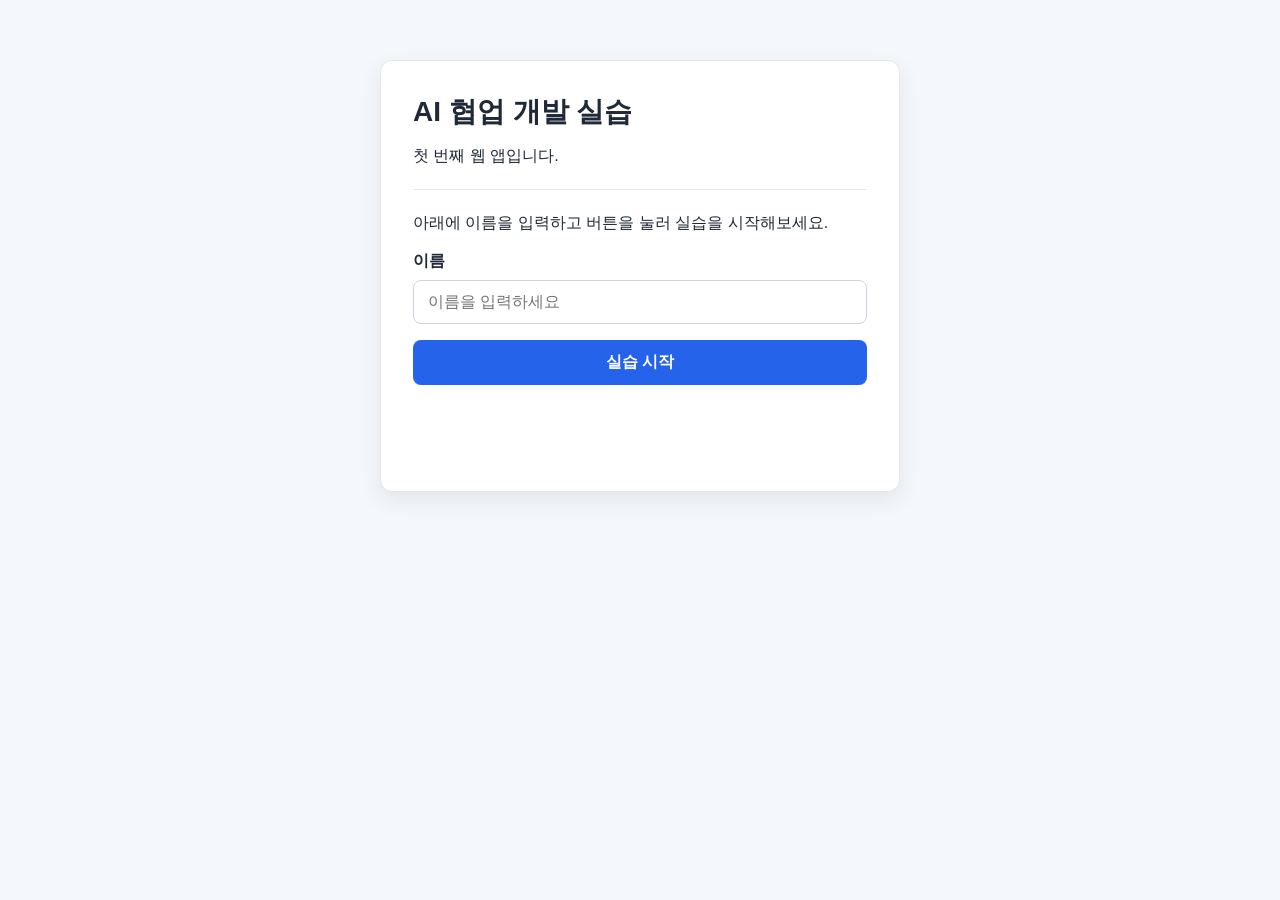
<file: index.html>
<!DOCTYPE html>

<html lang="ko">

<head>

  <meta charset="UTF-8">

  <meta name="viewport" content="width=device-width, initial-scale=1.0">

  <title>AI 협업 개발 실습</title>

  <link rel="stylesheet" href="style.css">

</head>

<body>

  <main class="container">

    <h1>AI 협업 개발 실습</h1>

    <p class="description">첫 번째 웹 앱입니다.</p>

    <hr>

    <p class="guide">아래에 이름을 입력하고 버튼을 눌러 실습을 시작해보세요.</p>

    <label for="nameInput">이름</label>

    <input 

      type="text" 

      id="nameInput" 

      placeholder="이름을 입력하세요"

    >

    <button id="startButton" type="button">실습 시작</button>

    <div id="messageArea" class="message-area" aria-live="polite"></div>

  </main>

  <script src="script.js"></script>

</body>

</html>
</file>
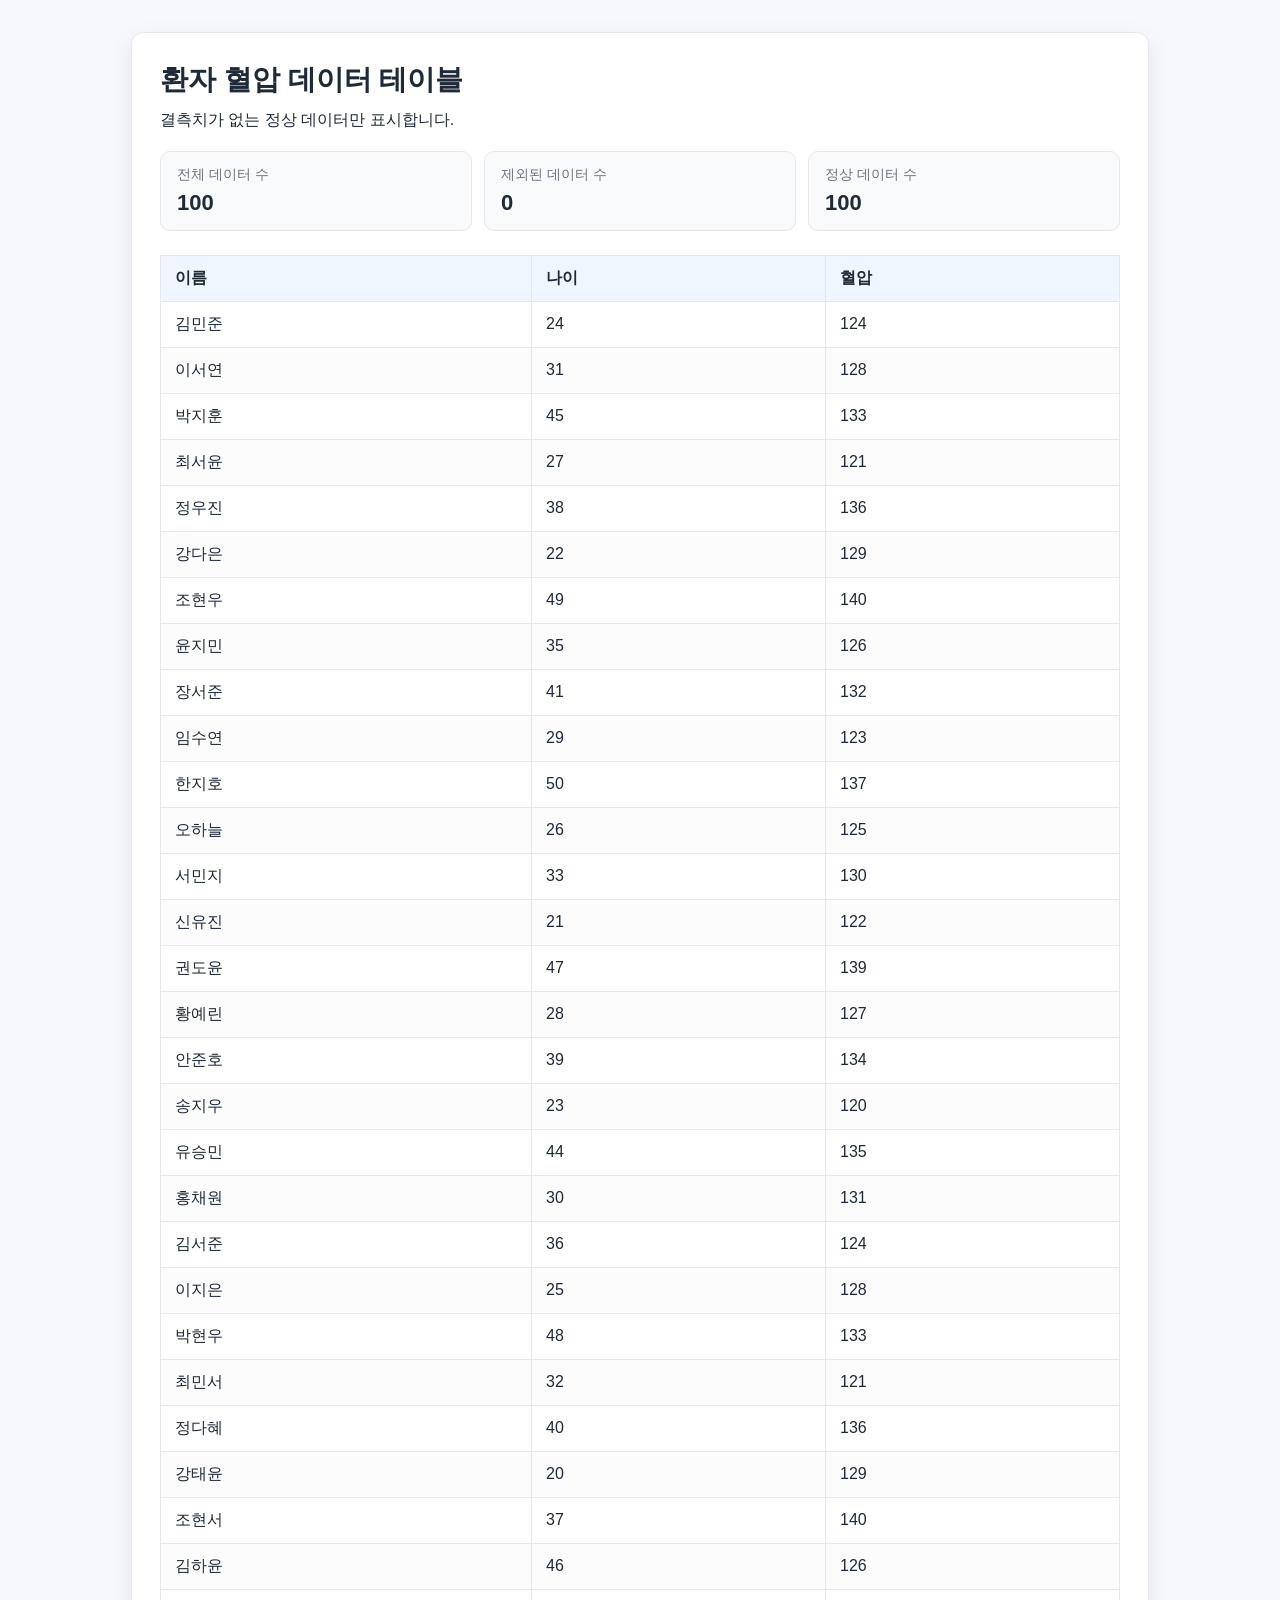
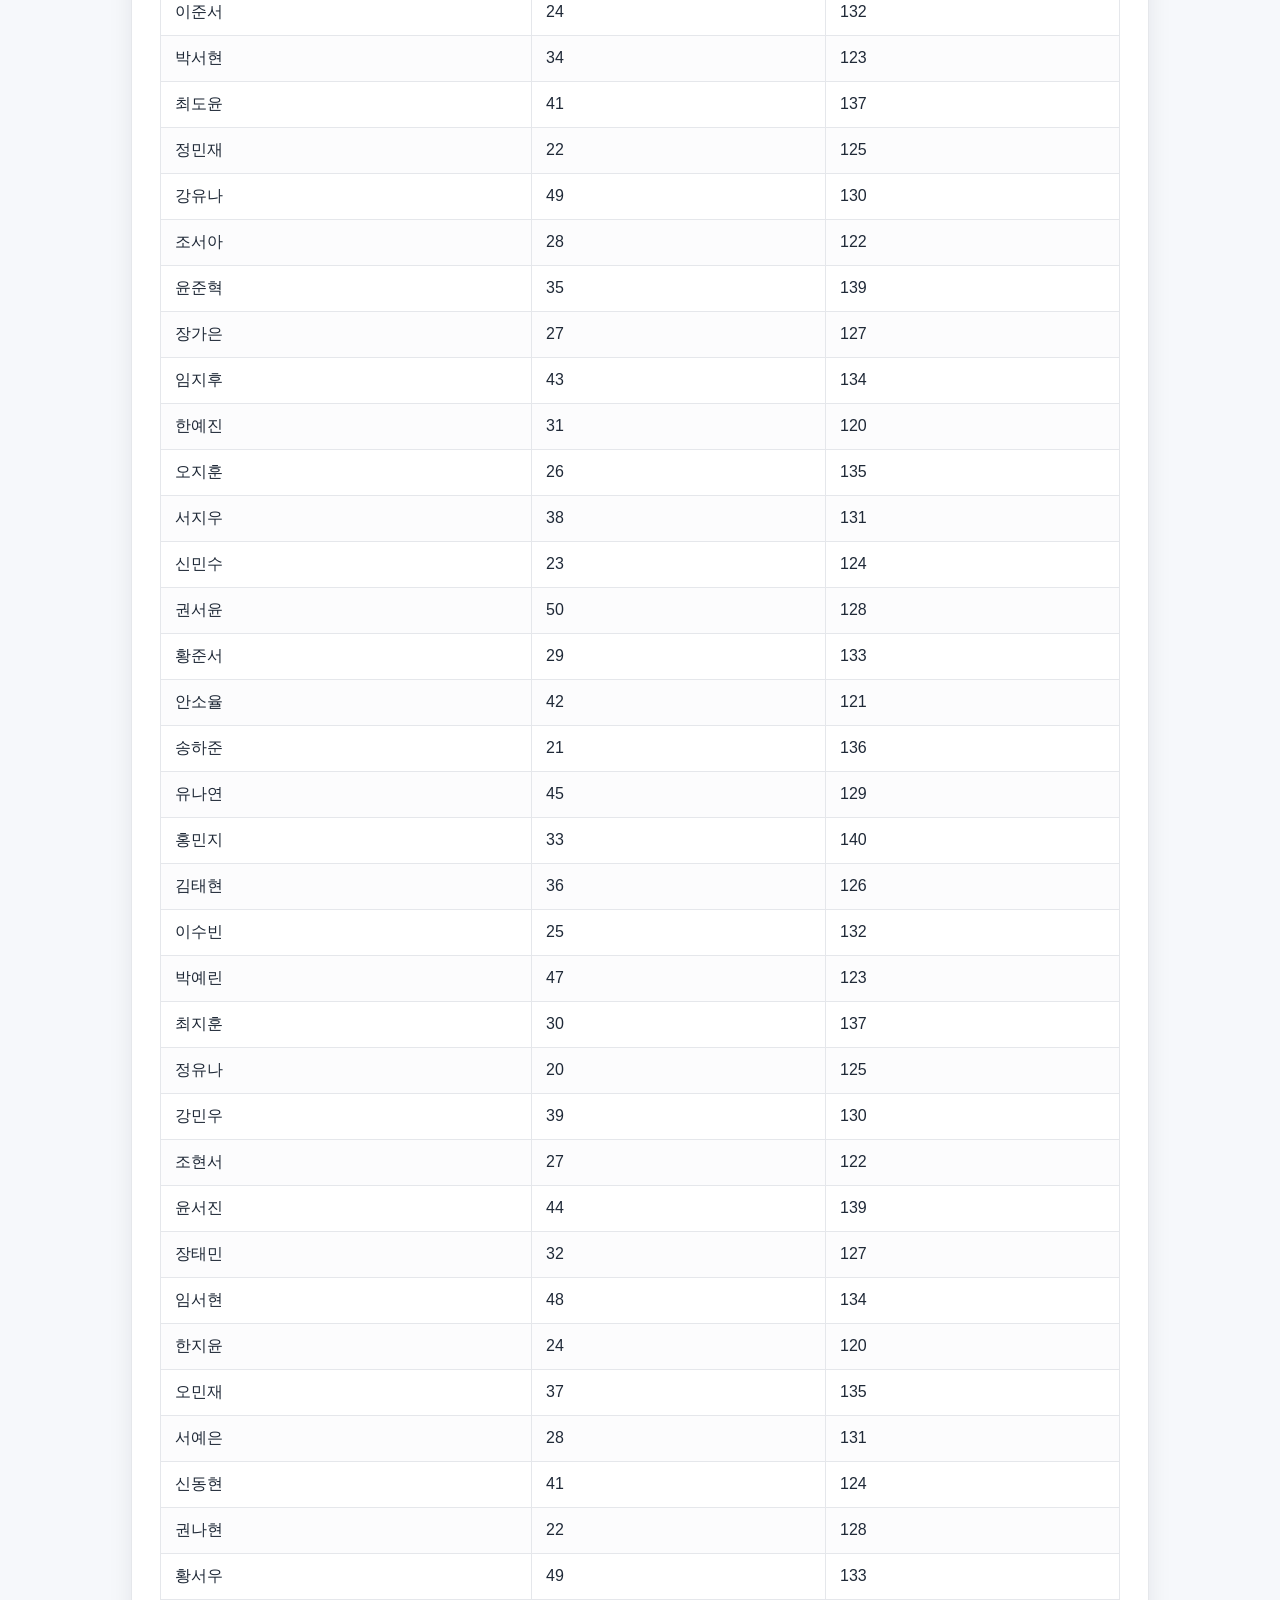
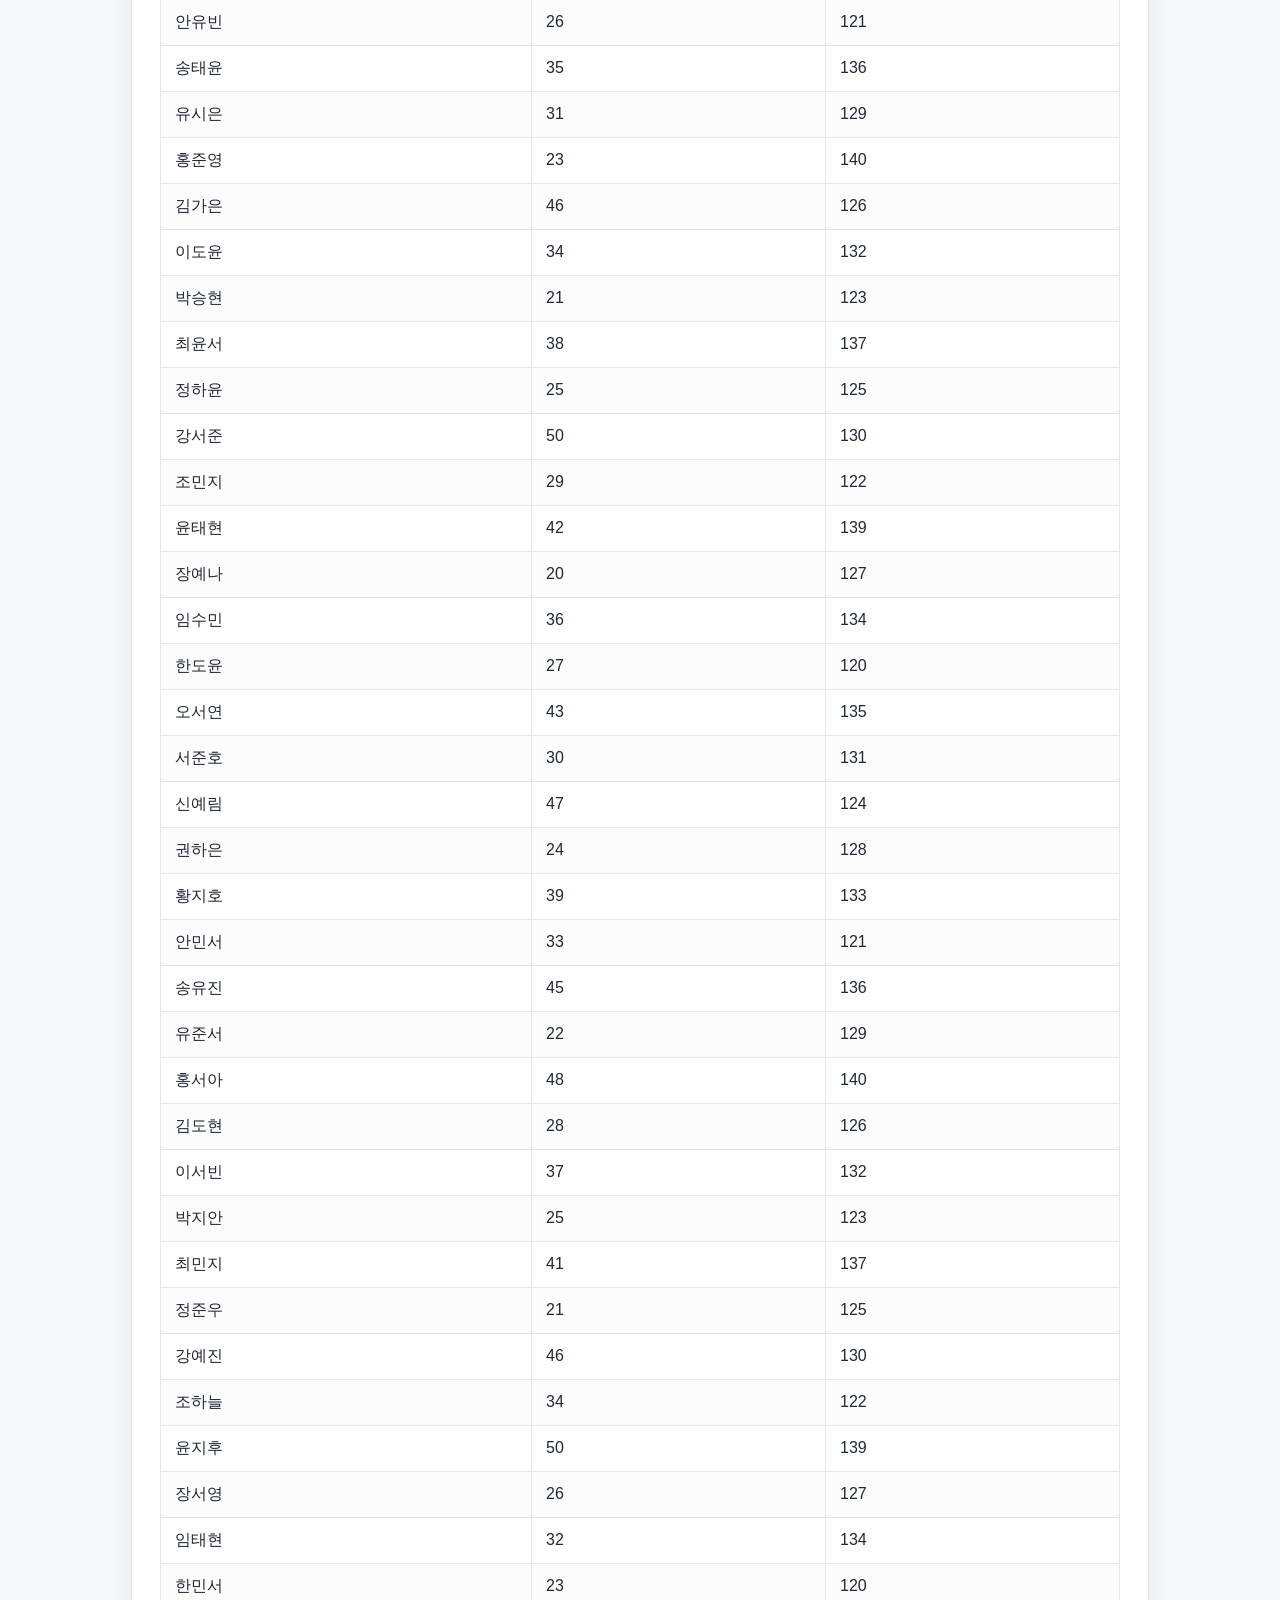
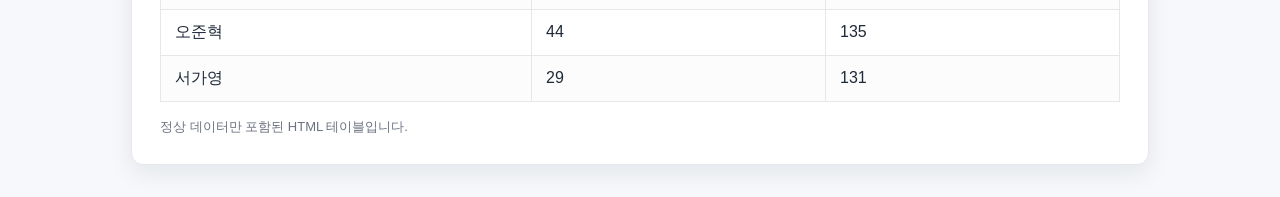
<file: result.html>
<!DOCTYPE html>
<html lang="ko">
<head>
  <meta charset="UTF-8" />
  <meta name="viewport" content="width=device-width, initial-scale=1.0" />
  <title>환자 혈압 데이터 테이블</title>
  <style>
    body {
      font-family: Arial, Helvetica, sans-serif;
      margin: 0;
      padding: 32px;
      background: #f6f8fb;
      color: #1f2937;
    }
    .wrap {
      max-width: 960px;
      margin: 0 auto;
      background: #ffffff;
      border: 1px solid #e5e7eb;
      border-radius: 12px;
      padding: 28px;
      box-shadow: 0 8px 24px rgba(15, 23, 42, 0.08);
    }
    h1 {
      margin: 0 0 8px;
      font-size: 28px;
    }
    p {
      margin: 0 0 18px;
      line-height: 1.6;
    }
    .stats {
      display: grid;
      grid-template-columns: repeat(3, 1fr);
      gap: 12px;
      margin: 18px 0 24px;
    }
    .card {
      background: #f9fafb;
      border: 1px solid #e5e7eb;
      border-radius: 10px;
      padding: 14px 16px;
    }
    .label {
      display: block;
      font-size: 14px;
      color: #6b7280;
      margin-bottom: 6px;
    }
    .value {
      font-size: 22px;
      font-weight: 700;
    }
    table {
      width: 100%;
      border-collapse: collapse;
      margin-top: 8px;
    }
    th, td {
      border: 1px solid #e5e7eb;
      padding: 12px 14px;
      text-align: left;
    }
    th {
      background: #eff6ff;
      font-weight: 700;
    }
    tr:nth-child(even) td {
      background: #fcfcfd;
    }
    .empty {
      text-align: center;
      color: #6b7280;
      padding: 18px 14px;
    }
    .note {
      margin-top: 16px;
      font-size: 13px;
      color: #6b7280;
    }
    @media (max-width: 720px) {
      body { padding: 16px; }
      .stats { grid-template-columns: 1fr; }
      .wrap { padding: 20px; }
    }
  </style>
</head>
<body>
  <main class="wrap">
    <h1>환자 혈압 데이터 테이블</h1>
    <p>결측치가 없는 정상 데이터만 표시합니다.</p>

    <section class="stats" aria-label="데이터 요약">
      <div class="card"><span class="label">전체 데이터 수</span><span class="value">100</span></div>
      <div class="card"><span class="label">제외된 데이터 수</span><span class="value">0</span></div>
      <div class="card"><span class="label">정상 데이터 수</span><span class="value">100</span></div>
    </section>

    <table>
      <thead>
        <tr>
          <th>이름</th>
          <th>나이</th>
          <th>혈압</th>
        </tr>
      </thead>
      <tbody>
        <tr><td>김민준</td><td>24</td><td>124</td></tr>
        <tr><td>이서연</td><td>31</td><td>128</td></tr>
        <tr><td>박지훈</td><td>45</td><td>133</td></tr>
        <tr><td>최서윤</td><td>27</td><td>121</td></tr>
        <tr><td>정우진</td><td>38</td><td>136</td></tr>
        <tr><td>강다은</td><td>22</td><td>129</td></tr>
        <tr><td>조현우</td><td>49</td><td>140</td></tr>
        <tr><td>윤지민</td><td>35</td><td>126</td></tr>
        <tr><td>장서준</td><td>41</td><td>132</td></tr>
        <tr><td>임수연</td><td>29</td><td>123</td></tr>
        <tr><td>한지호</td><td>50</td><td>137</td></tr>
        <tr><td>오하늘</td><td>26</td><td>125</td></tr>
        <tr><td>서민지</td><td>33</td><td>130</td></tr>
        <tr><td>신유진</td><td>21</td><td>122</td></tr>
        <tr><td>권도윤</td><td>47</td><td>139</td></tr>
        <tr><td>황예린</td><td>28</td><td>127</td></tr>
        <tr><td>안준호</td><td>39</td><td>134</td></tr>
        <tr><td>송지우</td><td>23</td><td>120</td></tr>
        <tr><td>유승민</td><td>44</td><td>135</td></tr>
        <tr><td>홍채원</td><td>30</td><td>131</td></tr>
        <tr><td>김서준</td><td>36</td><td>124</td></tr>
        <tr><td>이지은</td><td>25</td><td>128</td></tr>
        <tr><td>박현우</td><td>48</td><td>133</td></tr>
        <tr><td>최민서</td><td>32</td><td>121</td></tr>
        <tr><td>정다혜</td><td>40</td><td>136</td></tr>
        <tr><td>강태윤</td><td>20</td><td>129</td></tr>
        <tr><td>조현서</td><td>37</td><td>140</td></tr>
        <tr><td>김하윤</td><td>46</td><td>126</td></tr>
        <tr><td>이준서</td><td>24</td><td>132</td></tr>
        <tr><td>박서현</td><td>34</td><td>123</td></tr>
        <tr><td>최도윤</td><td>41</td><td>137</td></tr>
        <tr><td>정민재</td><td>22</td><td>125</td></tr>
        <tr><td>강유나</td><td>49</td><td>130</td></tr>
        <tr><td>조서아</td><td>28</td><td>122</td></tr>
        <tr><td>윤준혁</td><td>35</td><td>139</td></tr>
        <tr><td>장가은</td><td>27</td><td>127</td></tr>
        <tr><td>임지후</td><td>43</td><td>134</td></tr>
        <tr><td>한예진</td><td>31</td><td>120</td></tr>
        <tr><td>오지훈</td><td>26</td><td>135</td></tr>
        <tr><td>서지우</td><td>38</td><td>131</td></tr>
        <tr><td>신민수</td><td>23</td><td>124</td></tr>
        <tr><td>권서윤</td><td>50</td><td>128</td></tr>
        <tr><td>황준서</td><td>29</td><td>133</td></tr>
        <tr><td>안소율</td><td>42</td><td>121</td></tr>
        <tr><td>송하준</td><td>21</td><td>136</td></tr>
        <tr><td>유나연</td><td>45</td><td>129</td></tr>
        <tr><td>홍민지</td><td>33</td><td>140</td></tr>
        <tr><td>김태현</td><td>36</td><td>126</td></tr>
        <tr><td>이수빈</td><td>25</td><td>132</td></tr>
        <tr><td>박예린</td><td>47</td><td>123</td></tr>
        <tr><td>최지훈</td><td>30</td><td>137</td></tr>
        <tr><td>정유나</td><td>20</td><td>125</td></tr>
        <tr><td>강민우</td><td>39</td><td>130</td></tr>
        <tr><td>조현서</td><td>27</td><td>122</td></tr>
        <tr><td>윤서진</td><td>44</td><td>139</td></tr>
        <tr><td>장태민</td><td>32</td><td>127</td></tr>
        <tr><td>임서현</td><td>48</td><td>134</td></tr>
        <tr><td>한지윤</td><td>24</td><td>120</td></tr>
        <tr><td>오민재</td><td>37</td><td>135</td></tr>
        <tr><td>서예은</td><td>28</td><td>131</td></tr>
        <tr><td>신동현</td><td>41</td><td>124</td></tr>
        <tr><td>권나현</td><td>22</td><td>128</td></tr>
        <tr><td>황서우</td><td>49</td><td>133</td></tr>
        <tr><td>안유빈</td><td>26</td><td>121</td></tr>
        <tr><td>송태윤</td><td>35</td><td>136</td></tr>
        <tr><td>유시은</td><td>31</td><td>129</td></tr>
        <tr><td>홍준영</td><td>23</td><td>140</td></tr>
        <tr><td>김가은</td><td>46</td><td>126</td></tr>
        <tr><td>이도윤</td><td>34</td><td>132</td></tr>
        <tr><td>박승현</td><td>21</td><td>123</td></tr>
        <tr><td>최윤서</td><td>38</td><td>137</td></tr>
        <tr><td>정하윤</td><td>25</td><td>125</td></tr>
        <tr><td>강서준</td><td>50</td><td>130</td></tr>
        <tr><td>조민지</td><td>29</td><td>122</td></tr>
        <tr><td>윤태현</td><td>42</td><td>139</td></tr>
        <tr><td>장예나</td><td>20</td><td>127</td></tr>
        <tr><td>임수민</td><td>36</td><td>134</td></tr>
        <tr><td>한도윤</td><td>27</td><td>120</td></tr>
        <tr><td>오서연</td><td>43</td><td>135</td></tr>
        <tr><td>서준호</td><td>30</td><td>131</td></tr>
        <tr><td>신예림</td><td>47</td><td>124</td></tr>
        <tr><td>권하은</td><td>24</td><td>128</td></tr>
        <tr><td>황지호</td><td>39</td><td>133</td></tr>
        <tr><td>안민서</td><td>33</td><td>121</td></tr>
        <tr><td>송유진</td><td>45</td><td>136</td></tr>
        <tr><td>유준서</td><td>22</td><td>129</td></tr>
        <tr><td>홍서아</td><td>48</td><td>140</td></tr>
        <tr><td>김도현</td><td>28</td><td>126</td></tr>
        <tr><td>이서빈</td><td>37</td><td>132</td></tr>
        <tr><td>박지안</td><td>25</td><td>123</td></tr>
        <tr><td>최민지</td><td>41</td><td>137</td></tr>
        <tr><td>정준우</td><td>21</td><td>125</td></tr>
        <tr><td>강예진</td><td>46</td><td>130</td></tr>
        <tr><td>조하늘</td><td>34</td><td>122</td></tr>
        <tr><td>윤지후</td><td>50</td><td>139</td></tr>
        <tr><td>장서영</td><td>26</td><td>127</td></tr>
        <tr><td>임태현</td><td>32</td><td>134</td></tr>
        <tr><td>한민서</td><td>23</td><td>120</td></tr>
        <tr><td>오준혁</td><td>44</td><td>135</td></tr>
        <tr><td>서가영</td><td>29</td><td>131</td></tr>
      </tbody>
    </table>

    <div class="note">정상 데이터만 포함된 HTML 테이블입니다.</div>
  </main>
</body>
</html>
</file>
<file: style.css>
/* 전체 페이지 기본 설정 */
* {
  box-sizing: border-box;
}

body {
  margin: 0;
  font-family: Arial, Helvetica, sans-serif;
  background: #f4f7fb;
  color: #1f2937;
}

/* 가운데 카드 형태의 실습 화면 */
.container {
  max-width: 520px;
  margin: 60px auto;
  padding: 32px;
  background: #ffffff;
  border: 1px solid #e5e7eb;
  border-radius: 12px;
  box-shadow: 0 8px 24px rgba(15, 23, 42, 0.08);
}

h1 {
  margin-top: 0;
  margin-bottom: 12px;
  font-size: 28px;
}

.description,
.guide {
  margin: 0 0 16px;
  line-height: 1.6;
}

hr {
  border: none;
  border-top: 1px solid #e5e7eb;
  margin: 20px 0;
}

label {
  display: block;
  margin-bottom: 8px;
  font-weight: 700;
}

input {
  width: 100%;
  padding: 12px 14px;
  border: 1px solid #cbd5e1;
  border-radius: 8px;
  font-size: 16px;
  outline: none;
  margin-bottom: 16px;
}

input:focus {
  border-color: #2563eb;
  box-shadow: 0 0 0 3px rgba(37, 99, 235, 0.12);
}

button {
  width: 100%;
  padding: 12px 14px;
  border: none;
  border-radius: 8px;
  background: #2563eb;
  color: #ffffff;
  font-size: 16px;
  font-weight: 700;
  cursor: pointer;
}

button:hover {
  background: #1d4ed8;
}

.message-area {
  margin-top: 18px;
  min-height: 56px;
}

/* 성공 메시지 */
.success {
  padding: 14px 16px;
  border-radius: 8px;
  background: #dcfce7;
  color: #166534;
  border: 1px solid #86efac;
}

/* 경고 메시지 */
.warning {
  padding: 14px 16px;
  border-radius: 8px;
  background: #fef9c3;
  color: #854d0e;
  border: 1px solid #fde68a;
}
</file>
